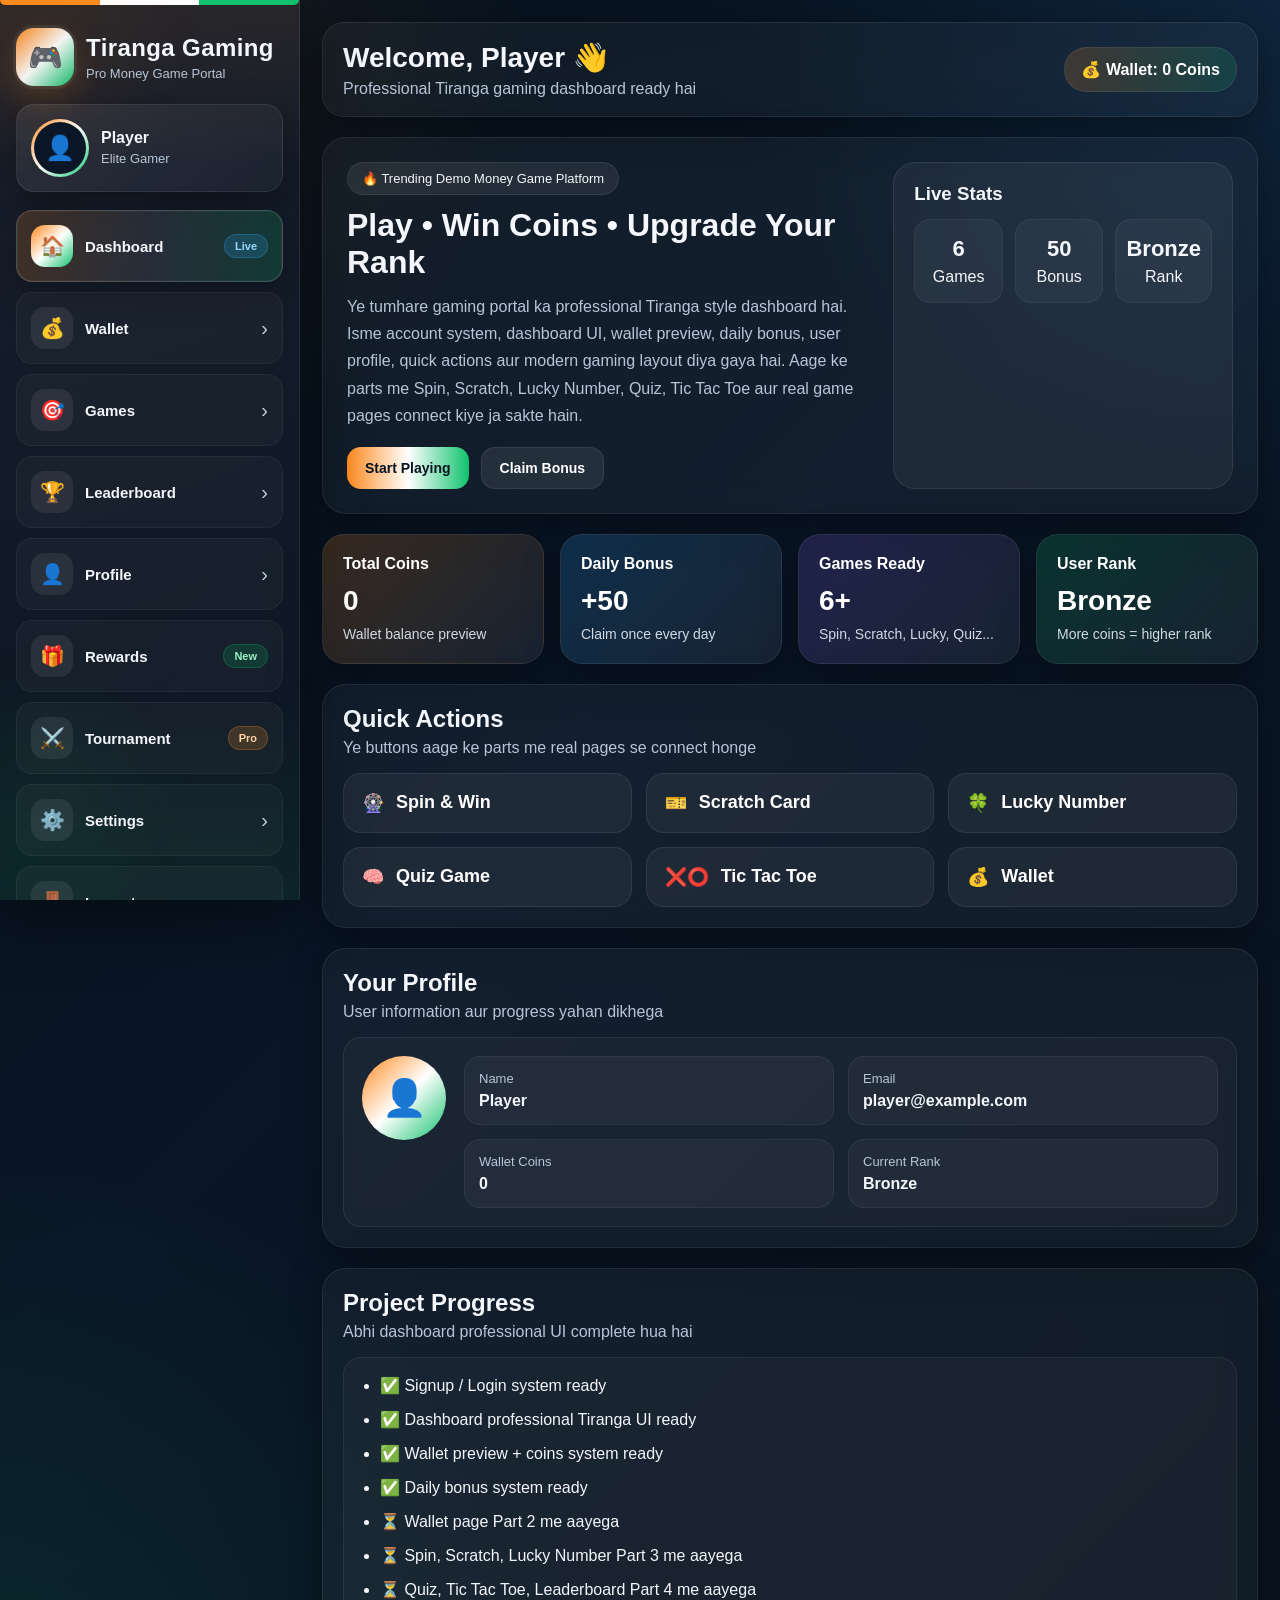
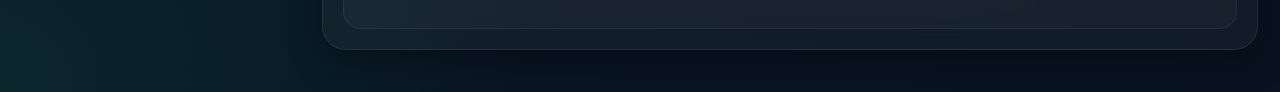
<file: index.html>
<!DOCTYPE html>
<html lang="en">
<head>
  <meta charset="UTF-8" />
  <meta name="viewport" content="width=device-width, initial-scale=1.0" />
  <title>Tiranga Gaming Pro Dashboard</title>
  <link rel="stylesheet" href="style.css" />
</head>
<body class="dashboard-body" onload="checkAuth(); loadDashboard(); setSidebarUser();">

  <!-- =========================
       PROFESSIONAL TIRANGA SIDEBAR
  ========================== -->
  <aside class="sidebar tiranga-sidebar">
    <div class="sidebar-glow sidebar-glow-1"></div>
    <div class="sidebar-glow sidebar-glow-2"></div>

    <div class="sidebar-top">
      <div class="brand-wrap">
        <div class="side-logo">
          <span>🎮</span>
        </div>

        <div class="brand-text">
          <h2>Tiranga Gaming</h2>
          <p>Pro Money Game Portal</p>
        </div>
      </div>

      <button class="menu-toggle" onclick="toggleSidebar()">☰</button>
    </div>

    <!-- User Card -->
    <div class="sidebar-user-card">
      <div class="user-avatar-ring">
        <div class="user-avatar">👤</div>
      </div>
      <div class="user-meta">
        <h4 id="sideUserName">Player</h4>
        <span>Elite Gamer</span>
      </div>
    </div>

    <!-- Menu -->
    <nav class="side-nav">
      <a href="index.html" class="nav-item active">
        <span class="nav-icon">🏠</span>
        <span class="nav-text">Dashboard</span>
        <span class="nav-badge">Live</span>
      </a>

      <a href="#" class="nav-item" onclick="showToast('Wallet page Part 2 me aayega')">
        <span class="nav-icon">💰</span>
        <span class="nav-text">Wallet</span>
        <span class="nav-arrow">›</span>
      </a>

      <a href="#" class="nav-item" onclick="showToast('Games page Part 2 me aayega')">
        <span class="nav-icon">🎯</span>
        <span class="nav-text">Games</span>
        <span class="nav-arrow">›</span>
      </a>

      <a href="#" class="nav-item" onclick="showToast('Leaderboard Part 4 me aayega')">
        <span class="nav-icon">🏆</span>
        <span class="nav-text">Leaderboard</span>
        <span class="nav-arrow">›</span>
      </a>

      <a href="#" class="nav-item" onclick="showToast('Profile section niche diya gaya hai')">
        <span class="nav-icon">👤</span>
        <span class="nav-text">Profile</span>
        <span class="nav-arrow">›</span>
      </a>

      <a href="#" class="nav-item" onclick="showToast('Rewards panel add hoga')">
        <span class="nav-icon">🎁</span>
        <span class="nav-text">Rewards</span>
        <span class="nav-badge green">New</span>
      </a>

      <a href="#" class="nav-item" onclick="showToast('Tournament panel add hoga')">
        <span class="nav-icon">⚔️</span>
        <span class="nav-text">Tournament</span>
        <span class="nav-badge orange">Pro</span>
      </a>

      <a href="#" class="nav-item" onclick="showToast('Settings panel add hoga')">
        <span class="nav-icon">⚙️</span>
        <span class="nav-text">Settings</span>
        <span class="nav-arrow">›</span>
      </a>

      <a href="#" class="nav-item logout-item" onclick="logoutUser()">
        <span class="nav-icon">🚪</span>
        <span class="nav-text">Logout</span>
      </a>
    </nav>

    <!-- Bonus Box -->
    <div class="side-bonus-box pro-bonus">
      <div class="bonus-top">
        <h3>Daily Bonus</h3>
        <span class="bonus-pill">+50</span>
      </div>
      <p>Roz ek baar bonus coins claim karo aur rank badhao.</p>
      <button class="small-btn bonus-btn" onclick="claimDailyBonus()">Claim Bonus</button>
    </div>

    <div class="sidebar-footer-strip">
      <span class="dot saffron"></span>
      <span class="dot white"></span>
      <span class="dot green"></span>
    </div>
  </aside>

  <!-- =========================
       MAIN AREA
  ========================== -->
  <main class="main-area">

    <!-- Topbar -->
    <header class="topbar">
      <div class="topbar-left">
        <h1>Welcome, <span id="dashUser">Player</span> 👋</h1>
        <p>Professional Tiranga gaming dashboard ready hai</p>
      </div>

      <div class="topbar-right">
        <div class="wallet-pill">
          💰 Wallet: <span id="walletBalance">0</span> Coins
        </div>
      </div>
    </header>

    <!-- Hero Section -->
    <section class="hero-panel">
      <div class="hero-left">
        <span class="hero-tag">🔥 Trending Demo Money Game Platform</span>
        <h2>Play • Win Coins • Upgrade Your Rank</h2>
        <p>
          Ye tumhare gaming portal ka professional Tiranga style dashboard hai.
          Isme account system, dashboard UI, wallet preview, daily bonus, user profile,
          quick actions aur modern gaming layout diya gaya hai.
          Aage ke parts me Spin, Scratch, Lucky Number, Quiz, Tic Tac Toe aur real game pages connect kiye ja sakte hain.
        </p>

        <div class="hero-actions">
          <button class="primary-btn" onclick="showToast('Games Part 2 aur Part 3 me add honge')">Start Playing</button>
          <button class="secondary-btn" onclick="claimDailyBonus()">Claim Bonus</button>
        </div>
      </div>

      <div class="hero-right">
        <div class="hero-mini-card">
          <h3>Live Stats</h3>
          <div class="live-stats">
            <div>
              <strong id="gamesCount">6</strong>
              <span>Games</span>
            </div>
            <div>
              <strong id="bonusCount">50</strong>
              <span>Bonus</span>
            </div>
            <div>
              <strong id="rankText">Bronze</strong>
              <span>Rank</span>
            </div>
          </div>
        </div>
      </div>
    </section>

    <!-- Dashboard Cards -->
    <section class="dashboard-grid">
      <div class="dash-card gradient-card pink">
        <h3>Total Coins</h3>
        <p id="cardCoins">0</p>
        <span>Wallet balance preview</span>
      </div>

      <div class="dash-card gradient-card blue">
        <h3>Daily Bonus</h3>
        <p>+50</p>
        <span>Claim once every day</span>
      </div>

      <div class="dash-card gradient-card purple">
        <h3>Games Ready</h3>
        <p>6+</p>
        <span>Spin, Scratch, Lucky, Quiz...</span>
      </div>

      <div class="dash-card gradient-card gold">
        <h3>User Rank</h3>
        <p id="rankCard">Bronze</p>
        <span>More coins = higher rank</span>
      </div>
    </section>

    <!-- Quick Actions -->
    <section class="section-box">
      <div class="section-head">
        <h2>Quick Actions</h2>
        <p>Ye buttons aage ke parts me real pages se connect honge</p>
      </div>

      <div class="quick-grid">
        <button class="quick-card" onclick="showToast('Spin & Win Part 3 me aayega')">
          🎡 <span>Spin & Win</span>
        </button>

        <button class="quick-card" onclick="showToast('Scratch Card Part 3 me aayega')">
          🎫 <span>Scratch Card</span>
        </button>

        <button class="quick-card" onclick="showToast('Lucky Number Part 3 me aayega')">
          🍀 <span>Lucky Number</span>
        </button>

        <button class="quick-card" onclick="showToast('Quiz Game Part 4 me aayega')">
          🧠 <span>Quiz Game</span>
        </button>

        <button class="quick-card" onclick="showToast('Tic Tac Toe Part 4 me aayega')">
          ❌⭕ <span>Tic Tac Toe</span>
        </button>

        <button class="quick-card" onclick="showToast('Wallet page Part 2 me aayega')">
          💰 <span>Wallet</span>
        </button>
      </div>
    </section>

    <!-- Profile -->
    <section class="section-box">
      <div class="section-head">
        <h2>Your Profile</h2>
        <p>User information aur progress yahan dikhega</p>
      </div>

      <div class="profile-box">
        <div class="profile-avatar">👤</div>

        <div class="profile-info">
          <div class="profile-item">
            <label>Name</label>
            <strong id="profileName">Player</strong>
          </div>

          <div class="profile-item">
            <label>Email</label>
            <strong id="profileEmail">example@gmail.com</strong>
          </div>

          <div class="profile-item">
            <label>Wallet Coins</label>
            <strong id="profileCoins">0</strong>
          </div>

          <div class="profile-item">
            <label>Current Rank</label>
            <strong id="profileRank">Bronze</strong>
          </div>
        </div>
      </div>
    </section>

    <!-- Project Progress -->
    <section class="section-box">
      <div class="section-head">
        <h2>Project Progress</h2>
        <p>Abhi dashboard professional UI complete hua hai</p>
      </div>

      <div class="notice-box">
        <ul>
          <li>✅ Signup / Login system ready</li>
          <li>✅ Dashboard professional Tiranga UI ready</li>
          <li>✅ Wallet preview + coins system ready</li>
          <li>✅ Daily bonus system ready</li>
          <li>⏳ Wallet page Part 2 me aayega</li>
          <li>⏳ Spin, Scratch, Lucky Number Part 3 me aayega</li>
          <li>⏳ Quiz, Tic Tac Toe, Leaderboard Part 4 me aayega</li>
        </ul>
      </div>
    </section>

  </main>

  <!-- Toast -->
  <div id="toast" class="toast">Notification</div>

  <script src="script.js"></script>
</body>
</html>
</file>
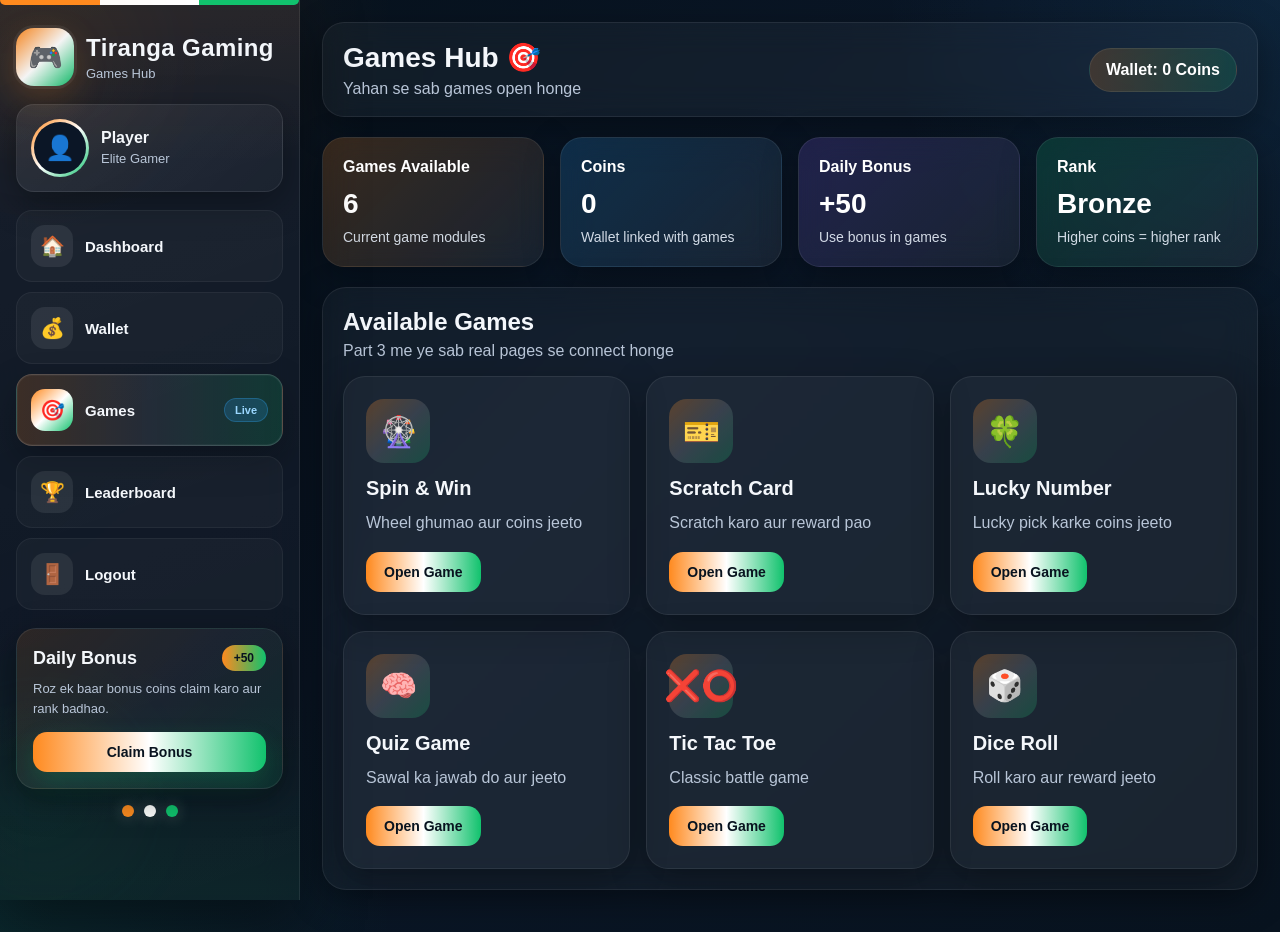
<file: games.html>
<!DOCTYPE html>
<html lang="en">
<head>
  <meta charset="UTF-8" />
  <meta name="viewport" content="width=device-width, initial-scale=1.0" />
  <title>Tiranga Gaming - Games</title>
  <link rel="stylesheet" href="style.css" />
</head>
<body class="dashboard-body" onload="checkAuth(); loadGamesPage(); setSidebarUser();">

  <!-- SIDEBAR -->
  <aside class="sidebar tiranga-sidebar">
    <div class="sidebar-glow sidebar-glow-1"></div>
    <div class="sidebar-glow sidebar-glow-2"></div>

    <div class="sidebar-top">
      <div class="brand-wrap">
        <div class="side-logo"><span>🎮</span></div>
        <div class="brand-text">
          <h2>Tiranga Gaming</h2>
          <p>Games Hub</p>
        </div>
      </div>
      <button class="menu-toggle" onclick="toggleSidebar()">☰</button>
    </div>

    <div class="sidebar-user-card">
      <div class="user-avatar-ring">
        <div class="user-avatar">👤</div>
      </div>
      <div class="user-meta">
        <h4 id="sideUserName">Player</h4>
        <span>Elite Gamer</span>
      </div>
    </div>

    <nav class="side-nav">
      <a href="index.html" class="nav-item">
        <span class="nav-icon">🏠</span>
        <span class="nav-text">Dashboard</span>
      </a>

      <a href="wallet.html" class="nav-item">
        <span class="nav-icon">💰</span>
        <span class="nav-text">Wallet</span>
      </a>

      <a href="games.html" class="nav-item active">
        <span class="nav-icon">🎯</span>
        <span class="nav-text">Games</span>
        <span class="nav-badge">Live</span>
      </a>

      <a href="#" class="nav-item" onclick="showToast('Leaderboard Part 4 me aayega')">
        <span class="nav-icon">🏆</span>
        <span class="nav-text">Leaderboard</span>
      </a>

      <a href="#" class="nav-item logout-item" onclick="logoutUser()">
        <span class="nav-icon">🚪</span>
        <span class="nav-text">Logout</span>
      </a>
    </nav>

    <div class="side-bonus-box pro-bonus">
      <div class="bonus-top">
        <h3>Daily Bonus</h3>
        <span class="bonus-pill">+50</span>
      </div>
      <p>Roz ek baar bonus coins claim karo aur rank badhao.</p>
      <button class="small-btn bonus-btn" onclick="claimDailyBonus()">Claim Bonus</button>
    </div>

    <div class="sidebar-footer-strip">
      <span class="dot saffron"></span>
      <span class="dot white"></span>
      <span class="dot green"></span>
    </div>
  </aside>

  <!-- MAIN -->
  <main class="main-area">
    <header class="topbar">
      <div class="topbar-left">
        <h1>Games Hub 🎯</h1>
        <p>Yahan se sab games open honge</p>
      </div>

      <div class="topbar-right">
        <div class="wallet-pill">
          Wallet: <span id="gamesWalletBalance">0</span> Coins
        </div>
      </div>
    </header>

    <!-- Games Overview -->
    <section class="dashboard-grid">
      <div class="dash-card gradient-card pink">
        <h3>Games Available</h3>
        <p>6</p>
        <span>Current game modules</span>
      </div>

      <div class="dash-card gradient-card blue">
        <h3>Coins</h3>
        <p id="gamesCoinsCard">0</p>
        <span>Wallet linked with games</span>
      </div>

      <div class="dash-card gradient-card purple">
        <h3>Daily Bonus</h3>
        <p>+50</p>
        <span>Use bonus in games</span>
      </div>

      <div class="dash-card gradient-card gold">
        <h3>Rank</h3>
        <p id="gamesRankCard">Bronze</p>
        <span>Higher coins = higher rank</span>
      </div>
    </section>

    <!-- Game Cards -->
    <section class="section-box">
      <div class="section-head">
        <h2>Available Games</h2>
        <p>Part 3 me ye sab real pages se connect honge</p>
      </div>

      <div class="game-card-grid">
        <div class="game-box">
          <div class="game-box-icon">🎡</div>
          <h3>Spin & Win</h3>
          <p>Wheel ghumao aur coins jeeto</p>
          <button class="primary-btn" onclick="showToast('Spin game Part 3 me aayega')">Open Game</button>
        </div>

        <div class="game-box">
          <div class="game-box-icon">🎫</div>
          <h3>Scratch Card</h3>
          <p>Scratch karo aur reward pao</p>
          <button class="primary-btn" onclick="showToast('Scratch game Part 3 me aayega')">Open Game</button>
        </div>

        <div class="game-box">
          <div class="game-box-icon">🍀</div>
          <h3>Lucky Number</h3>
          <p>Lucky pick karke coins jeeto</p>
          <button class="primary-btn" onclick="showToast('Lucky Number Part 3 me aayega')">Open Game</button>
        </div>

        <div class="game-box">
          <div class="game-box-icon">🧠</div>
          <h3>Quiz Game</h3>
          <p>Sawal ka jawab do aur jeeto</p>
          <button class="primary-btn" onclick="showToast('Quiz game Part 4 me aayega')">Open Game</button>
        </div>

        <div class="game-box">
          <div class="game-box-icon">❌⭕</div>
          <h3>Tic Tac Toe</h3>
          <p>Classic battle game</p>
          <button class="primary-btn" onclick="showToast('Tic Tac Toe Part 4 me aayega')">Open Game</button>
        </div>

        <div class="game-box">
          <div class="game-box-icon">🎲</div>
          <h3>Dice Roll</h3>
          <p>Roll karo aur reward jeeto</p>
          <button class="primary-btn" onclick="showToast('Dice Roll Part 3 me aayega')">Open Game</button>
        </div>
      </div>
    </section>
  </main>

  <div id="toast" class="toast">Notification</div>
  <script src="script.js"></script>
</body>
</html>
</file>
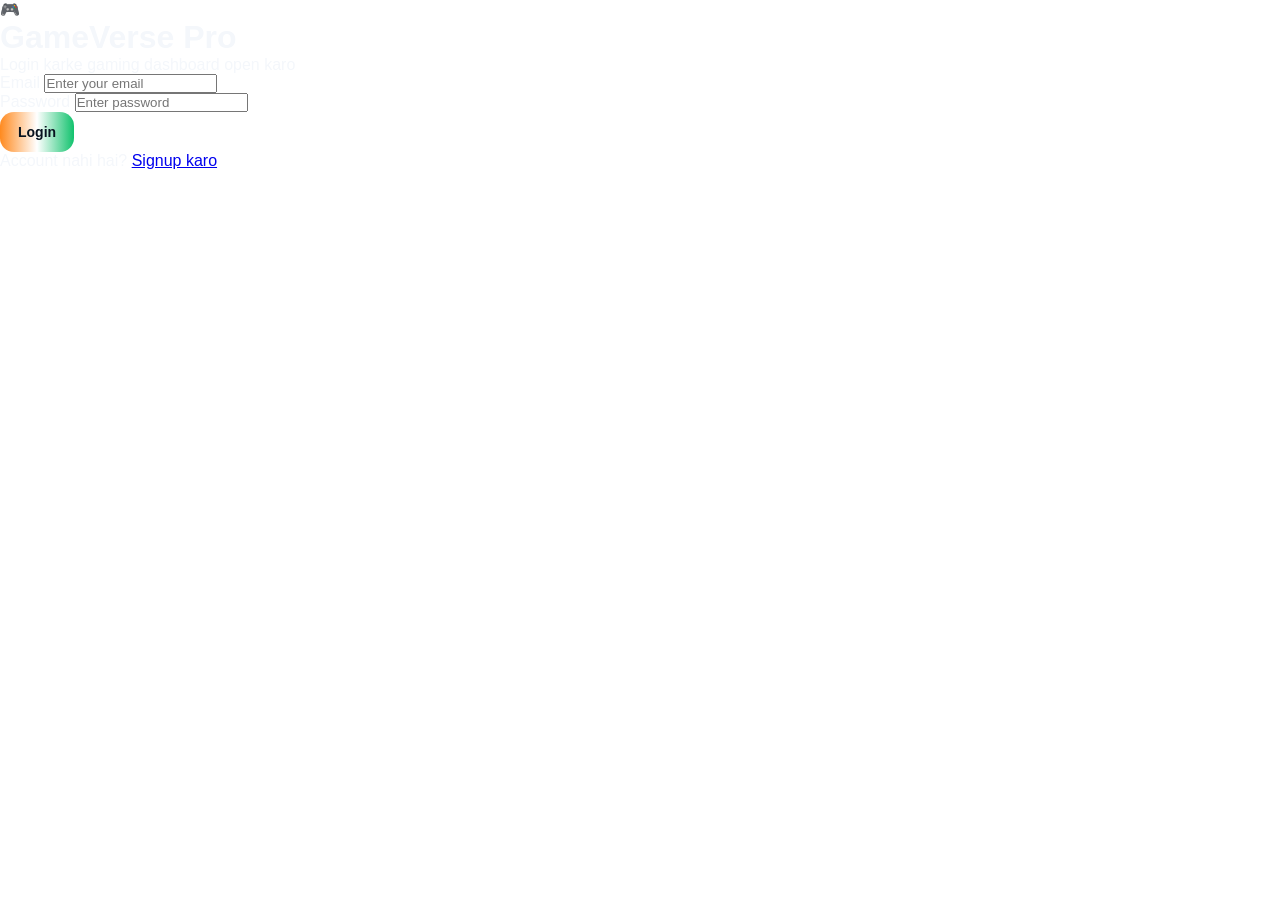
<file: login.html>
<!DOCTYPE html>
<html lang="en">
<head>
  <meta charset="UTF-8" />
  <meta name="viewport" content="width=device-width, initial-scale=1.0" />
  <title>GameVerse Pro - Login</title>
  <link rel="stylesheet" href="style.css" />
</head>
<body class="auth-body">

  <div class="auth-bg auth-bg-1"></div>
  <div class="auth-bg auth-bg-2"></div>
  <div class="auth-bg auth-bg-3"></div>

  <div class="auth-wrapper">
    <div class="auth-card">
      <div class="brand-top">
        <div class="brand-logo">🎮</div>
        <h1>GameVerse Pro</h1>
        <p>Login karke gaming dashboard open karo</p>
      </div>

      <form id="loginForm" class="auth-form">
        <div class="input-group">
          <label>Email</label>
          <input type="email" id="loginEmail" placeholder="Enter your email" required />
        </div>

        <div class="input-group">
          <label>Password</label>
          <input type="password" id="loginPassword" placeholder="Enter password" required />
        </div>

        <button type="submit" class="primary-btn">Login</button>
        <p id="loginMsg" class="form-msg"></p>
      </form>

      <div class="auth-switch">
        Account nahi hai?
        <a href="signup.html">Signup karo</a>
      </div>
    </div>
  </div>

  <script src="script.js"></script>
</body>
</html>
</file>
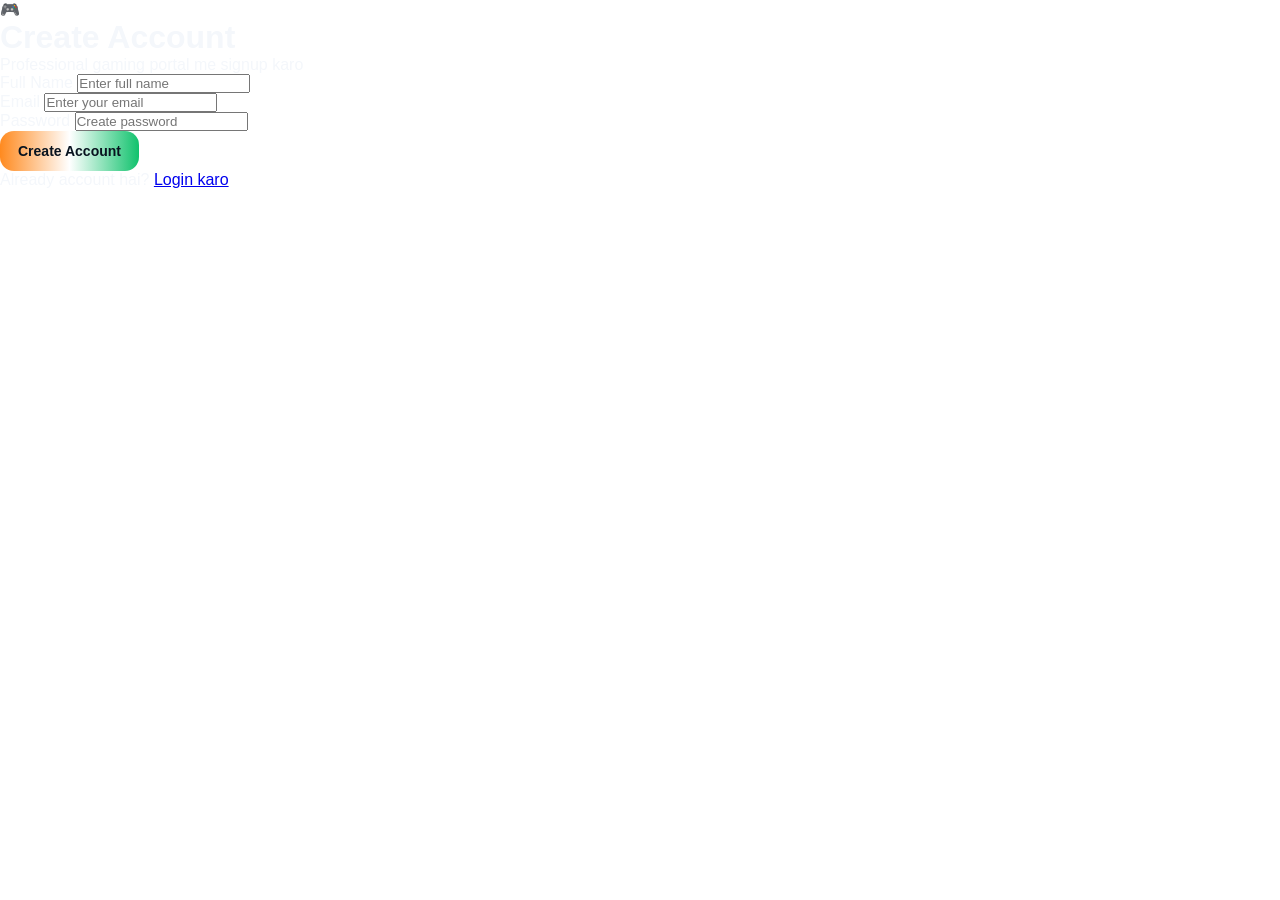
<file: signup.html>
<!DOCTYPE html>
<html lang="en">
<head>
  <meta charset="UTF-8" />
  <meta name="viewport" content="width=device-width, initial-scale=1.0" />
  <title>GameVerse Pro - Signup</title>
  <link rel="stylesheet" href="style.css" />
</head>
<body class="auth-body">

  <div class="auth-bg auth-bg-1"></div>
  <div class="auth-bg auth-bg-2"></div>
  <div class="auth-bg auth-bg-3"></div>

  <div class="auth-wrapper">
    <div class="auth-card">
      <div class="brand-top">
        <div class="brand-logo">🎮</div>
        <h1>Create Account</h1>
        <p>Professional gaming portal me signup karo</p>
      </div>

      <form id="signupForm" class="auth-form">
        <div class="input-group">
          <label>Full Name</label>
          <input type="text" id="signupName" placeholder="Enter full name" required />
        </div>

        <div class="input-group">
          <label>Email</label>
          <input type="email" id="signupEmail" placeholder="Enter your email" required />
        </div>

        <div class="input-group">
          <label>Password</label>
          <input type="password" id="signupPassword" placeholder="Create password" required />
        </div>

        <button type="submit" class="primary-btn">Create Account</button>
        <p id="signupMsg" class="form-msg"></p>
      </form>

      <div class="auth-switch">
        Already account hai?
        <a href="login.html">Login karo</a>
      </div>
    </div>
  </div>

  <script src="script.js"></script>
</body>
</html>
</file>
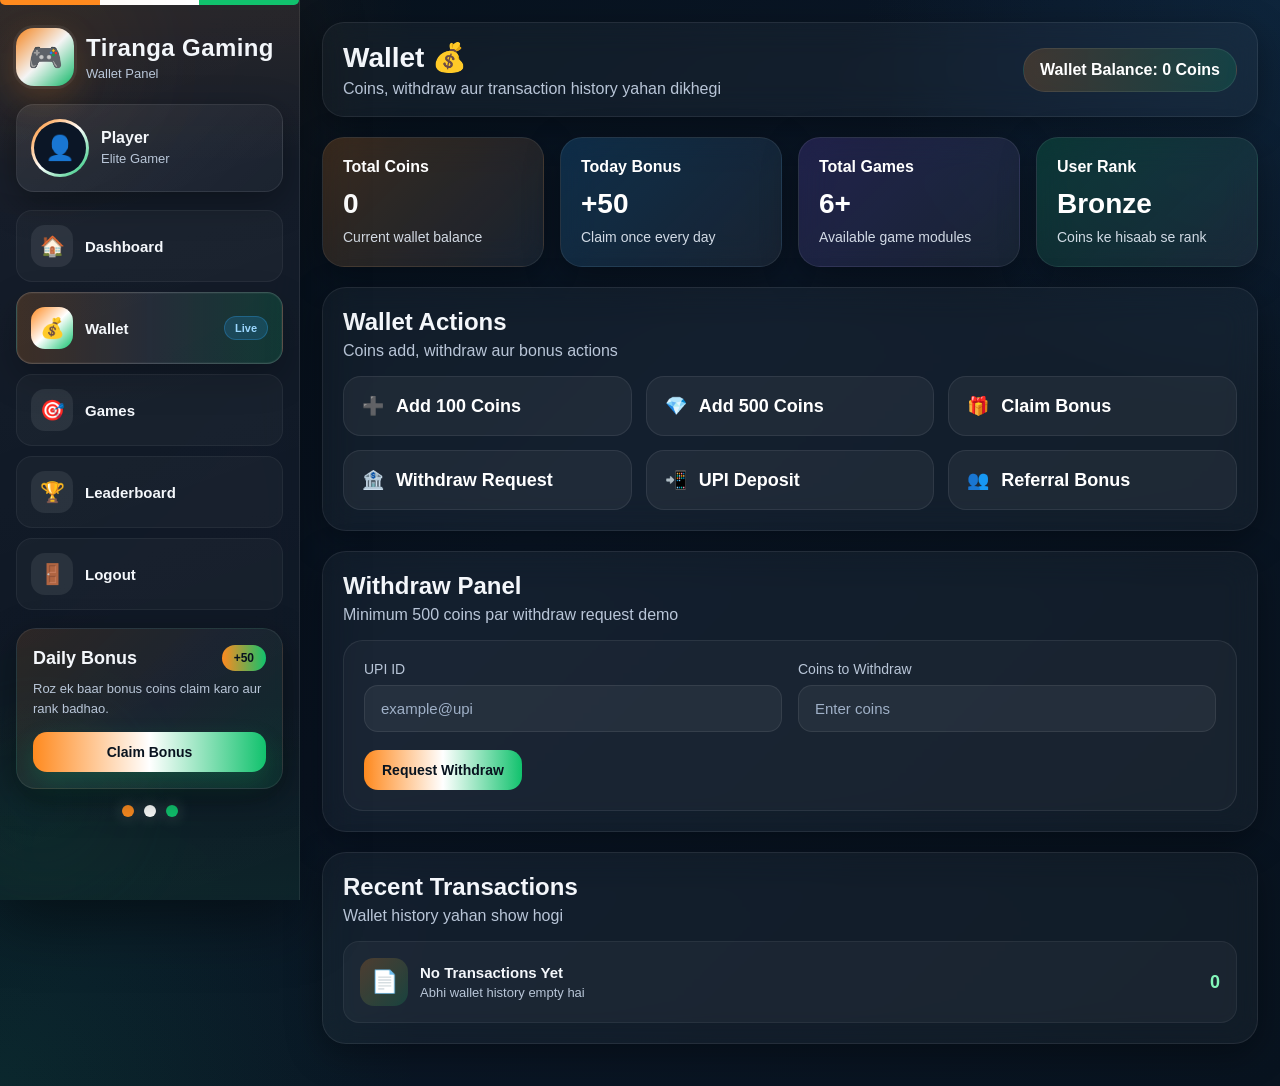
<file: wallet.html>
<!DOCTYPE html>
<html lang="en">
<head>
  <meta charset="UTF-8" />
  <meta name="viewport" content="width=device-width, initial-scale=1.0" />
  <title>Tiranga Gaming - Wallet</title>
  <link rel="stylesheet" href="style.css" />
</head>
<body class="dashboard-body" onload="checkAuth(); loadWalletPage(); setSidebarUser();">

  <!-- SIDEBAR -->
  <aside class="sidebar tiranga-sidebar">
    <div class="sidebar-glow sidebar-glow-1"></div>
    <div class="sidebar-glow sidebar-glow-2"></div>

    <div class="sidebar-top">
      <div class="brand-wrap">
        <div class="side-logo"><span>🎮</span></div>
        <div class="brand-text">
          <h2>Tiranga Gaming</h2>
          <p>Wallet Panel</p>
        </div>
      </div>
      <button class="menu-toggle" onclick="toggleSidebar()">☰</button>
    </div>

    <div class="sidebar-user-card">
      <div class="user-avatar-ring">
        <div class="user-avatar">👤</div>
      </div>
      <div class="user-meta">
        <h4 id="sideUserName">Player</h4>
        <span>Elite Gamer</span>
      </div>
    </div>

    <nav class="side-nav">
      <a href="index.html" class="nav-item">
        <span class="nav-icon">🏠</span>
        <span class="nav-text">Dashboard</span>
      </a>

      <a href="wallet.html" class="nav-item active">
        <span class="nav-icon">💰</span>
        <span class="nav-text">Wallet</span>
        <span class="nav-badge">Live</span>
      </a>

      <a href="games.html" class="nav-item">
        <span class="nav-icon">🎯</span>
        <span class="nav-text">Games</span>
      </a>

      <a href="#" class="nav-item" onclick="showToast('Leaderboard Part 4 me aayega')">
        <span class="nav-icon">🏆</span>
        <span class="nav-text">Leaderboard</span>
      </a>

      <a href="#" class="nav-item logout-item" onclick="logoutUser()">
        <span class="nav-icon">🚪</span>
        <span class="nav-text">Logout</span>
      </a>
    </nav>

    <div class="side-bonus-box pro-bonus">
      <div class="bonus-top">
        <h3>Daily Bonus</h3>
        <span class="bonus-pill">+50</span>
      </div>
      <p>Roz ek baar bonus coins claim karo aur rank badhao.</p>
      <button class="small-btn bonus-btn" onclick="claimDailyBonus()">Claim Bonus</button>
    </div>

    <div class="sidebar-footer-strip">
      <span class="dot saffron"></span>
      <span class="dot white"></span>
      <span class="dot green"></span>
    </div>
  </aside>

  <!-- MAIN -->
  <main class="main-area">
    <header class="topbar">
      <div class="topbar-left">
        <h1>Wallet 💰</h1>
        <p>Coins, withdraw aur transaction history yahan dikhegi</p>
      </div>

      <div class="topbar-right">
        <div class="wallet-pill">
          Wallet Balance: <span id="walletPageBalance">0</span> Coins
        </div>
      </div>
    </header>

    <!-- Wallet Cards -->
    <section class="dashboard-grid">
      <div class="dash-card gradient-card pink">
        <h3>Total Coins</h3>
        <p id="walletCoinsCard">0</p>
        <span>Current wallet balance</span>
      </div>

      <div class="dash-card gradient-card blue">
        <h3>Today Bonus</h3>
        <p>+50</p>
        <span>Claim once every day</span>
      </div>

      <div class="dash-card gradient-card purple">
        <h3>Total Games</h3>
        <p>6+</p>
        <span>Available game modules</span>
      </div>

      <div class="dash-card gradient-card gold">
        <h3>User Rank</h3>
        <p id="walletRankCard">Bronze</p>
        <span>Coins ke hisaab se rank</span>
      </div>
    </section>

    <!-- Wallet Actions -->
    <section class="section-box">
      <div class="section-head">
        <h2>Wallet Actions</h2>
        <p>Coins add, withdraw aur bonus actions</p>
      </div>

      <div class="quick-grid">
        <button class="quick-card" onclick="addCoins(100)">
          ➕ <span>Add 100 Coins</span>
        </button>

        <button class="quick-card" onclick="addCoins(500)">
          💎 <span>Add 500 Coins</span>
        </button>

        <button class="quick-card" onclick="claimDailyBonus()">
          🎁 <span>Claim Bonus</span>
        </button>

        <button class="quick-card" onclick="requestWithdraw()">
          🏦 <span>Withdraw Request</span>
        </button>

        <button class="quick-card" onclick="showToast('UPI payment gateway Part 5 me aayega')">
          📲 <span>UPI Deposit</span>
        </button>

        <button class="quick-card" onclick="showToast('Referral system Part 5 me aayega')">
          👥 <span>Referral Bonus</span>
        </button>
      </div>
    </section>

    <!-- Withdraw Box -->
    <section class="section-box">
      <div class="section-head">
        <h2>Withdraw Panel</h2>
        <p>Minimum 500 coins par withdraw request demo</p>
      </div>

      <div class="wallet-form-box">
        <div class="wallet-form-grid">
          <div class="wallet-form-item">
            <label>UPI ID</label>
            <input type="text" id="upiId" placeholder="example@upi" />
          </div>

          <div class="wallet-form-item">
            <label>Coins to Withdraw</label>
            <input type="number" id="withdrawCoins" placeholder="Enter coins" />
          </div>
        </div>

        <button class="primary-btn" onclick="requestWithdraw()">Request Withdraw</button>
      </div>
    </section>

    <!-- Transactions -->
    <section class="section-box">
      <div class="section-head">
        <h2>Recent Transactions</h2>
        <p>Wallet history yahan show hogi</p>
      </div>

      <div class="transaction-list" id="transactionList">
        <!-- JS se items aayenge -->
      </div>
    </section>
  </main>

  <div id="toast" class="toast">Notification</div>
  <script src="script.js"></script>
</body>
</html>
</file>
<file: style.css>
/* =========================
   TIRANGA GAMING PRO STYLE
========================= */

:root{
  --bg-dark: #08131f;
  --panel-dark: rgba(8, 18, 31, 0.88);
  --panel-dark-2: rgba(13, 26, 45, 0.82);
  --line: rgba(255,255,255,0.08);
  --text: #f4f7fb;
  --muted: #b9c6d8;

  --saffron: #ff8a1f;
  --white: #ffffff;
  --green: #11c26d;
  --blue-accent: #31a8ff;
  --purple: #8f63ff;

  --shadow-1: 0 10px 35px rgba(0,0,0,0.35);
  --shadow-2: 0 20px 60px rgba(0,0,0,0.45);
}

*{
  margin:0;
  padding:0;
  box-sizing:border-box;
}

body{
  font-family: "Segoe UI", Arial, sans-serif;
  color: var(--text);
}

.dashboard-body{
  min-height:100vh;
  display:flex;
  background:
    radial-gradient(circle at top left, rgba(255,138,31,0.10), transparent 25%),
    radial-gradient(circle at bottom left, rgba(17,194,109,0.10), transparent 25%),
    radial-gradient(circle at top right, rgba(49,168,255,0.10), transparent 25%),
    linear-gradient(135deg, #06111b, #0a1626 45%, #08131f 100%);
}

/* =========================
   SIDEBAR
========================= */
.tiranga-sidebar{
  width:300px;
  min-width:300px;
  position:sticky;
  top:0;
  height:100vh;
  overflow-y:auto;
  padding:20px 16px 18px;
  background:
    linear-gradient(180deg, rgba(255,138,31,0.08) 0%, transparent 18%),
    linear-gradient(180deg, transparent 0%, transparent 78%, rgba(17,194,109,0.08) 100%),
    linear-gradient(160deg, rgba(255,255,255,0.06), rgba(255,255,255,0.02)),
    var(--panel-dark);
  border-right:1px solid rgba(255,255,255,0.08);
  box-shadow: var(--shadow-2);
  backdrop-filter: blur(18px);
  z-index:30;
}

.tiranga-sidebar::before{
  content:"";
  position:absolute;
  left:0;
  top:0;
  width:100%;
  height:5px;
  background: linear-gradient(90deg, var(--saffron) 0 33.33%, var(--white) 33.33% 66.66%, var(--green) 66.66% 100%);
  border-radius:0 0 12px 12px;
}

.sidebar-glow{
  position:absolute;
  border-radius:50%;
  filter: blur(60px);
  pointer-events:none;
  opacity:.45;
}
.sidebar-glow-1{
  width:160px;
  height:160px;
  background: rgba(255,138,31,0.18);
  top:-20px;
  left:-40px;
}
.sidebar-glow-2{
  width:160px;
  height:160px;
  background: rgba(17,194,109,0.16);
  bottom:20px;
  left:-40px;
}

/* top */
.sidebar-top{
  position:relative;
  z-index:2;
  display:flex;
  align-items:center;
  justify-content:space-between;
  gap:12px;
  margin-top:8px;
  margin-bottom:18px;
}

.brand-wrap{
  display:flex;
  align-items:center;
  gap:12px;
}

.side-logo{
  width:58px;
  height:58px;
  border-radius:18px;
  display:flex;
  align-items:center;
  justify-content:center;
  font-size:28px;
  background:
    linear-gradient(135deg, rgba(255,138,31,0.95), rgba(255,255,255,0.95), rgba(17,194,109,0.95));
  color:#08131f;
  box-shadow:
    0 0 0 3px rgba(255,255,255,0.06),
    0 12px 35px rgba(255,138,31,0.20);
}

.brand-text h2{
  font-size:24px;
  font-weight:800;
  letter-spacing:0.4px;
}
.brand-text p{
  margin-top:4px;
  color:var(--muted);
  font-size:13px;
}

.menu-toggle{
  display:none;
  width:42px;
  height:42px;
  border:none;
  border-radius:12px;
  background: rgba(255,255,255,0.08);
  color:#fff;
  font-size:20px;
  cursor:pointer;
}

/* user card */
.sidebar-user-card{
  position:relative;
  z-index:2;
  display:flex;
  align-items:center;
  gap:12px;
  padding:14px;
  border-radius:18px;
  margin-bottom:18px;
  background: linear-gradient(135deg, rgba(255,255,255,0.08), rgba(255,255,255,0.03));
  border:1px solid rgba(255,255,255,0.08);
  box-shadow: var(--shadow-1);
}

.user-avatar-ring{
  padding:3px;
  border-radius:50%;
  background: linear-gradient(135deg, var(--saffron), var(--white), var(--green));
}
.user-avatar{
  width:52px;
  height:52px;
  border-radius:50%;
  display:flex;
  align-items:center;
  justify-content:center;
  background:#0b1626;
  font-size:24px;
}
.user-meta h4{
  font-size:16px;
  font-weight:700;
}
.user-meta span{
  display:inline-block;
  margin-top:4px;
  color:var(--muted);
  font-size:13px;
}

/* nav */
.side-nav{
  position:relative;
  z-index:2;
  display:flex;
  flex-direction:column;
  gap:10px;
}

.nav-item{
  position:relative;
  display:flex;
  align-items:center;
  gap:12px;
  text-decoration:none;
  color:var(--text);
  padding:14px 14px;
  border-radius:16px;
  background: rgba(255,255,255,0.03);
  border:1px solid rgba(255,255,255,0.05);
  transition: all .28s ease;
  overflow:hidden;
}

.nav-item::before{
  content:"";
  position:absolute;
  left:0;
  top:0;
  width:0;
  height:100%;
  background: linear-gradient(90deg, rgba(255,138,31,0.18), rgba(255,255,255,0.08), rgba(17,194,109,0.18));
  transition: width .28s ease;
  z-index:0;
}
.nav-item:hover::before{
  width:100%;
}
.nav-item:hover{
  transform: translateX(6px);
  border-color: rgba(255,255,255,0.12);
  box-shadow: 0 12px 30px rgba(0,0,0,0.22);
}
.nav-item > *{
  position:relative;
  z-index:1;
}
.nav-icon{
  width:42px;
  height:42px;
  border-radius:14px;
  display:flex;
  align-items:center;
  justify-content:center;
  background: rgba(255,255,255,0.08);
  font-size:20px;
  flex-shrink:0;
}
.nav-text{
  font-size:15px;
  font-weight:700;
  flex:1;
}
.nav-arrow{
  color:#d5e2f3;
  font-size:20px;
  opacity:.9;
}

.nav-badge{
  padding:5px 10px;
  border-radius:999px;
  font-size:11px;
  font-weight:800;
  background: rgba(49,168,255,0.18);
  color:#9bd7ff;
  border:1px solid rgba(49,168,255,0.28);
}
.nav-badge.green{
  background: rgba(17,194,109,0.16);
  color:#9df0c5;
  border-color: rgba(17,194,109,0.26);
}
.nav-badge.orange{
  background: rgba(255,138,31,0.18);
  color:#ffd3a8;
  border-color: rgba(255,138,31,0.28);
}

.nav-item.active{
  background:
    linear-gradient(90deg, rgba(255,138,31,0.18), rgba(255,255,255,0.08), rgba(17,194,109,0.18));
  border-color: rgba(255,255,255,0.16);
  box-shadow:
    inset 0 0 0 1px rgba(255,255,255,0.04),
    0 14px 35px rgba(0,0,0,0.25);
}
.nav-item.active .nav-icon{
  background: linear-gradient(135deg, var(--saffron), var(--white), var(--green));
  color:#08131f;
  font-weight:900;
}
.logout-item:hover{
  background: rgba(255, 76, 76, 0.12);
}

/* bonus */
.pro-bonus{
  position:relative;
  z-index:2;
  margin-top:18px;
  padding:16px;
  border-radius:20px;
  background:
    linear-gradient(135deg, rgba(255,138,31,0.12), rgba(255,255,255,0.05), rgba(17,194,109,0.10));
  border:1px solid rgba(255,255,255,0.08);
  box-shadow: var(--shadow-1);
}

.bonus-top{
  display:flex;
  align-items:center;
  justify-content:space-between;
  gap:10px;
  margin-bottom:8px;
}
.pro-bonus h3{
  font-size:18px;
}
.pro-bonus p{
  color:var(--muted);
  font-size:13px;
  line-height:1.5;
  margin-bottom:14px;
}
.bonus-pill{
  padding:6px 12px;
  border-radius:999px;
  background: linear-gradient(90deg, var(--saffron), var(--green));
  color:#08131f;
  font-size:12px;
  font-weight:800;
}
.small-btn,
.bonus-btn{
  width:100%;
  border:none;
  cursor:pointer;
  padding:12px 14px;
  border-radius:14px;
  font-size:14px;
  font-weight:800;
  color:#08131f;
  background: linear-gradient(90deg, var(--saffron), var(--white), var(--green));
  box-shadow: 0 10px 24px rgba(17,194,109,0.20);
  transition: transform .2s ease, box-shadow .2s ease;
}
.small-btn:hover,
.bonus-btn:hover{
  transform: translateY(-2px);
  box-shadow: 0 16px 28px rgba(255,138,31,0.18);
}

.sidebar-footer-strip{
  display:flex;
  justify-content:center;
  gap:10px;
  margin-top:16px;
}
.sidebar-footer-strip .dot{
  width:12px;
  height:12px;
  border-radius:50%;
  display:inline-block;
  box-shadow: 0 0 15px rgba(255,255,255,0.25);
}
.dot.saffron{ background: var(--saffron); }
.dot.white{ background: var(--white); }
.dot.green{ background: var(--green); }

/* =========================
   MAIN AREA
========================= */
.main-area{
  flex:1;
  padding:22px;
  min-width:0;
}

/* topbar */
.topbar{
  display:flex;
  justify-content:space-between;
  align-items:center;
  gap:16px;
  background: rgba(255,255,255,0.04);
  border:1px solid rgba(255,255,255,0.08);
  border-radius:22px;
  padding:18px 20px;
  margin-bottom:20px;
  box-shadow: var(--shadow-1);
  backdrop-filter: blur(16px);
}

.topbar-left h1{
  font-size:28px;
  margin-bottom:6px;
}
.topbar-left p{
  color:var(--muted);
}

.wallet-pill{
  background: linear-gradient(90deg, rgba(255,138,31,0.18), rgba(17,194,109,0.16));
  border:1px solid rgba(255,255,255,0.08);
  color:#fff;
  padding:12px 16px;
  border-radius:999px;
  font-weight:700;
  white-space:nowrap;
}

/* hero */
.hero-panel{
  display:grid;
  grid-template-columns:1.4fr 0.9fr;
  gap:18px;
  margin-bottom:20px;
  background: rgba(255,255,255,0.04);
  border:1px solid rgba(255,255,255,0.08);
  border-radius:24px;
  padding:24px;
  box-shadow: var(--shadow-1);
  backdrop-filter: blur(16px);
}

.hero-tag{
  display:inline-block;
  padding:8px 14px;
  border-radius:999px;
  background: rgba(255,255,255,0.08);
  border:1px solid rgba(255,255,255,0.08);
  margin-bottom:12px;
  font-size:13px;
}
.hero-left h2{
  font-size:32px;
  margin-bottom:12px;
}
.hero-left p{
  color:var(--muted);
  line-height:1.7;
  margin-bottom:18px;
}
.hero-actions{
  display:flex;
  flex-wrap:wrap;
  gap:12px;
}

.primary-btn,
.secondary-btn{
  border:none;
  cursor:pointer;
  padding:12px 18px;
  border-radius:14px;
  font-weight:800;
  font-size:14px;
}
.primary-btn{
  color:#08131f;
  background: linear-gradient(90deg, var(--saffron), var(--white), var(--green));
}
.secondary-btn{
  color:#fff;
  background: rgba(255,255,255,0.08);
  border:1px solid rgba(255,255,255,0.08);
}

.hero-mini-card{
  background: rgba(255,255,255,0.05);
  border:1px solid rgba(255,255,255,0.08);
  border-radius:22px;
  padding:20px;
  height:100%;
}
.hero-mini-card h3{
  margin-bottom:14px;
}
.live-stats{
  display:grid;
  grid-template-columns: repeat(3,1fr);
  gap:12px;
}
.live-stats div{
  background: rgba(255,255,255,0.04);
  border:1px solid rgba(255,255,255,0.06);
  border-radius:16px;
  padding:16px 10px;
  text-align:center;
}
.live-stats strong{
  display:block;
  font-size:22px;
  margin-bottom:6px;
}

/* cards */
.dashboard-grid{
  display:grid;
  grid-template-columns: repeat(4, 1fr);
  gap:16px;
  margin-bottom:20px;
}

.dash-card{
  border-radius:22px;
  padding:20px;
  color:#fff;
  box-shadow: var(--shadow-1);
  border:1px solid rgba(255,255,255,0.08);
  background: rgba(255,255,255,0.04);
  backdrop-filter: blur(16px);
}
.gradient-card.pink{
  background: linear-gradient(135deg, rgba(255,138,31,0.20), rgba(255,255,255,0.06));
}
.gradient-card.blue{
  background: linear-gradient(135deg, rgba(49,168,255,0.18), rgba(255,255,255,0.06));
}
.gradient-card.purple{
  background: linear-gradient(135deg, rgba(143,99,255,0.18), rgba(255,255,255,0.06));
}
.gradient-card.gold{
  background: linear-gradient(135deg, rgba(17,194,109,0.18), rgba(255,255,255,0.06));
}

.dash-card h3{
  margin-bottom:12px;
  font-size:16px;
}
.dash-card p{
  margin-bottom:8px;
  font-size:28px;
  font-weight:800;
}
.dash-card span{
  color:#e6eef8;
  opacity:.9;
  font-size:14px;
}

/* sections */
.section-box{
  background: rgba(255,255,255,0.04);
  border:1px solid rgba(255,255,255,0.08);
  border-radius:24px;
  padding:20px;
  margin-bottom:20px;
  box-shadow: var(--shadow-1);
  backdrop-filter: blur(16px);
}

.section-head{
  margin-bottom:16px;
}
.section-head h2{
  margin-bottom:6px;
}
.section-head p{
  color:var(--muted);
}

/* quick grid */
.quick-grid{
  display:grid;
  grid-template-columns: repeat(3,1fr);
  gap:14px;
}
.quick-card{
  border:none;
  cursor:pointer;
  background: rgba(255,255,255,0.05);
  border:1px solid rgba(255,255,255,0.08);
  color:#fff;
  padding:18px;
  border-radius:18px;
  font-size:18px;
  font-weight:700;
  display:flex;
  align-items:center;
  gap:12px;
  transition: all .25s ease;
}
.quick-card:hover{
  transform: translateY(-4px);
  background: linear-gradient(135deg, rgba(255,138,31,0.12), rgba(17,194,109,0.12));
}

/* profile */
.profile-box{
  display:flex;
  gap:18px;
  align-items:flex-start;
  background: rgba(255,255,255,0.03);
  border-radius:18px;
  padding:18px;
  border:1px solid rgba(255,255,255,0.08);
}

.profile-avatar{
  width:84px;
  height:84px;
  border-radius:50%;
  display:flex;
  align-items:center;
  justify-content:center;
  font-size:36px;
  background: linear-gradient(135deg, var(--saffron), var(--white), var(--green));
  color:#08131f;
  flex-shrink:0;
}
.profile-info{
  display:grid;
  grid-template-columns: repeat(2,1fr);
  gap:14px;
  width:100%;
}
.profile-item{
  background: rgba(255,255,255,0.04);
  border:1px solid rgba(255,255,255,0.06);
  border-radius:16px;
  padding:14px;
}
.profile-item label{
  display:block;
  color:var(--muted);
  margin-bottom:6px;
  font-size:13px;
}
.profile-item strong{
  font-size:16px;
}

/* notice */
.notice-box{
  background: rgba(255,255,255,0.03);
  border:1px solid rgba(255,255,255,0.06);
  border-radius:18px;
  padding:16px;
}
.notice-box ul{
  padding-left:20px;
}
.notice-box li{
  margin-bottom:10px;
  line-height:1.5;
}

/* toast */
.toast{
  position: fixed;
  right: 20px;
  bottom: 20px;
  padding: 14px 18px;
  border-radius: 14px;
  background: rgba(12, 23, 39, 0.95);
  border:1px solid rgba(255,255,255,0.08);
  color:#fff;
  box-shadow: var(--shadow-1);
  z-index:9999;
  opacity:0;
  transform: translateY(20px);
  pointer-events:none;
  transition: all .3s ease;
}
.toast.show{
  opacity:1;
  transform: translateY(0);
}

/* =========================
   RESPONSIVE
========================= */
@media (max-width: 1200px){
  .dashboard-grid{
    grid-template-columns: repeat(2, 1fr);
  }
  .quick-grid{
    grid-template-columns: repeat(2,1fr);
  }
}

@media (max-width: 980px){
  .dashboard-body{
    flex-direction:column;
  }

  .tiranga-sidebar{
    width:100%;
    min-width:100%;
    height:auto;
    position:relative;
    border-right:none;
    border-bottom:1px solid rgba(255,255,255,0.08);
  }

  .menu-toggle{
    display:block;
  }

  .side-nav.collapsed{
    display:none;
  }

  .hero-panel{
    grid-template-columns: 1fr;
  }

  .profile-info{
    grid-template-columns:1fr;
  }
}

@media (max-width: 680px){
  .main-area{
    padding:14px;
  }

  .dashboard-grid{
    grid-template-columns:1fr;
  }

  .quick-grid{
    grid-template-columns:1fr;
  }

  .topbar{
    flex-direction:column;
    align-items:flex-start;
  }

  .profile-box{
    flex-direction:column;
  }

  .topbar-left h1{
    font-size:24px;
  }

  .hero-left h2{
    font-size:26px;
  }

  .brand-text h2{
    font-size:20px;
  }

  .nav-text{
    font-size:14px;
  }
}
/* =========================
   WALLET PAGE EXTRA
========================= */
.wallet-form-box{
  background: rgba(255,255,255,0.03);
  border:1px solid rgba(255,255,255,0.08);
  border-radius:20px;
  padding:20px;
}

.wallet-form-grid{
  display:grid;
  grid-template-columns: repeat(2,1fr);
  gap:16px;
  margin-bottom:18px;
}

.wallet-form-item label{
  display:block;
  font-size:14px;
  color:var(--muted);
  margin-bottom:8px;
}

.wallet-form-item input{
  width:100%;
  padding:14px 16px;
  border-radius:14px;
  border:1px solid rgba(255,255,255,0.08);
  background: rgba(255,255,255,0.05);
  color:#fff;
  outline:none;
  font-size:15px;
}

.wallet-form-item input::placeholder{
  color:#9fb0c7;
}

.transaction-list{
  display:flex;
  flex-direction:column;
  gap:12px;
}

.transaction-item{
  display:flex;
  justify-content:space-between;
  align-items:center;
  gap:14px;
  padding:16px;
  border-radius:16px;
  background: rgba(255,255,255,0.04);
  border:1px solid rgba(255,255,255,0.06);
}

.transaction-left{
  display:flex;
  align-items:center;
  gap:12px;
}

.transaction-icon{
  width:48px;
  height:48px;
  border-radius:14px;
  display:flex;
  align-items:center;
  justify-content:center;
  font-size:22px;
  background: linear-gradient(135deg, rgba(255,138,31,0.22), rgba(17,194,109,0.18));
}

.transaction-meta h4{
  margin-bottom:4px;
  font-size:15px;
}

.transaction-meta p{
  color:var(--muted);
  font-size:13px;
}

.transaction-amount{
  font-size:18px;
  font-weight:800;
}

.transaction-amount.plus{
  color:#84f7ba;
}
.transaction-amount.minus{
  color:#ff8d8d;
}

/* =========================
   GAMES PAGE EXTRA
========================= */
.game-card-grid{
  display:grid;
  grid-template-columns: repeat(3,1fr);
  gap:16px;
}

.game-box{
  background: rgba(255,255,255,0.04);
  border:1px solid rgba(255,255,255,0.08);
  border-radius:22px;
  padding:22px;
  box-shadow: var(--shadow-1);
  transition: transform .25s ease, box-shadow .25s ease;
}

.game-box:hover{
  transform: translateY(-6px);
  box-shadow: 0 18px 35px rgba(0,0,0,0.25);
}

.game-box-icon{
  width:64px;
  height:64px;
  border-radius:18px;
  display:flex;
  align-items:center;
  justify-content:center;
  font-size:30px;
  margin-bottom:14px;
  background: linear-gradient(135deg, rgba(255,138,31,0.28), rgba(255,255,255,0.12), rgba(17,194,109,0.24));
}

.game-box h3{
  margin-bottom:10px;
  font-size:20px;
}

.game-box p{
  color:var(--muted);
  line-height:1.6;
  margin-bottom:16px;
}

@media (max-width: 980px){
  .wallet-form-grid{
    grid-template-columns:1fr;
  }

  .game-card-grid{
    grid-template-columns: repeat(2,1fr);
  }
}

@media (max-width: 680px){
  .game-card-grid{
    grid-template-columns:1fr;
  }

  .transaction-item{
    flex-direction:column;
    align-items:flex-start;
  }
}
</file>
